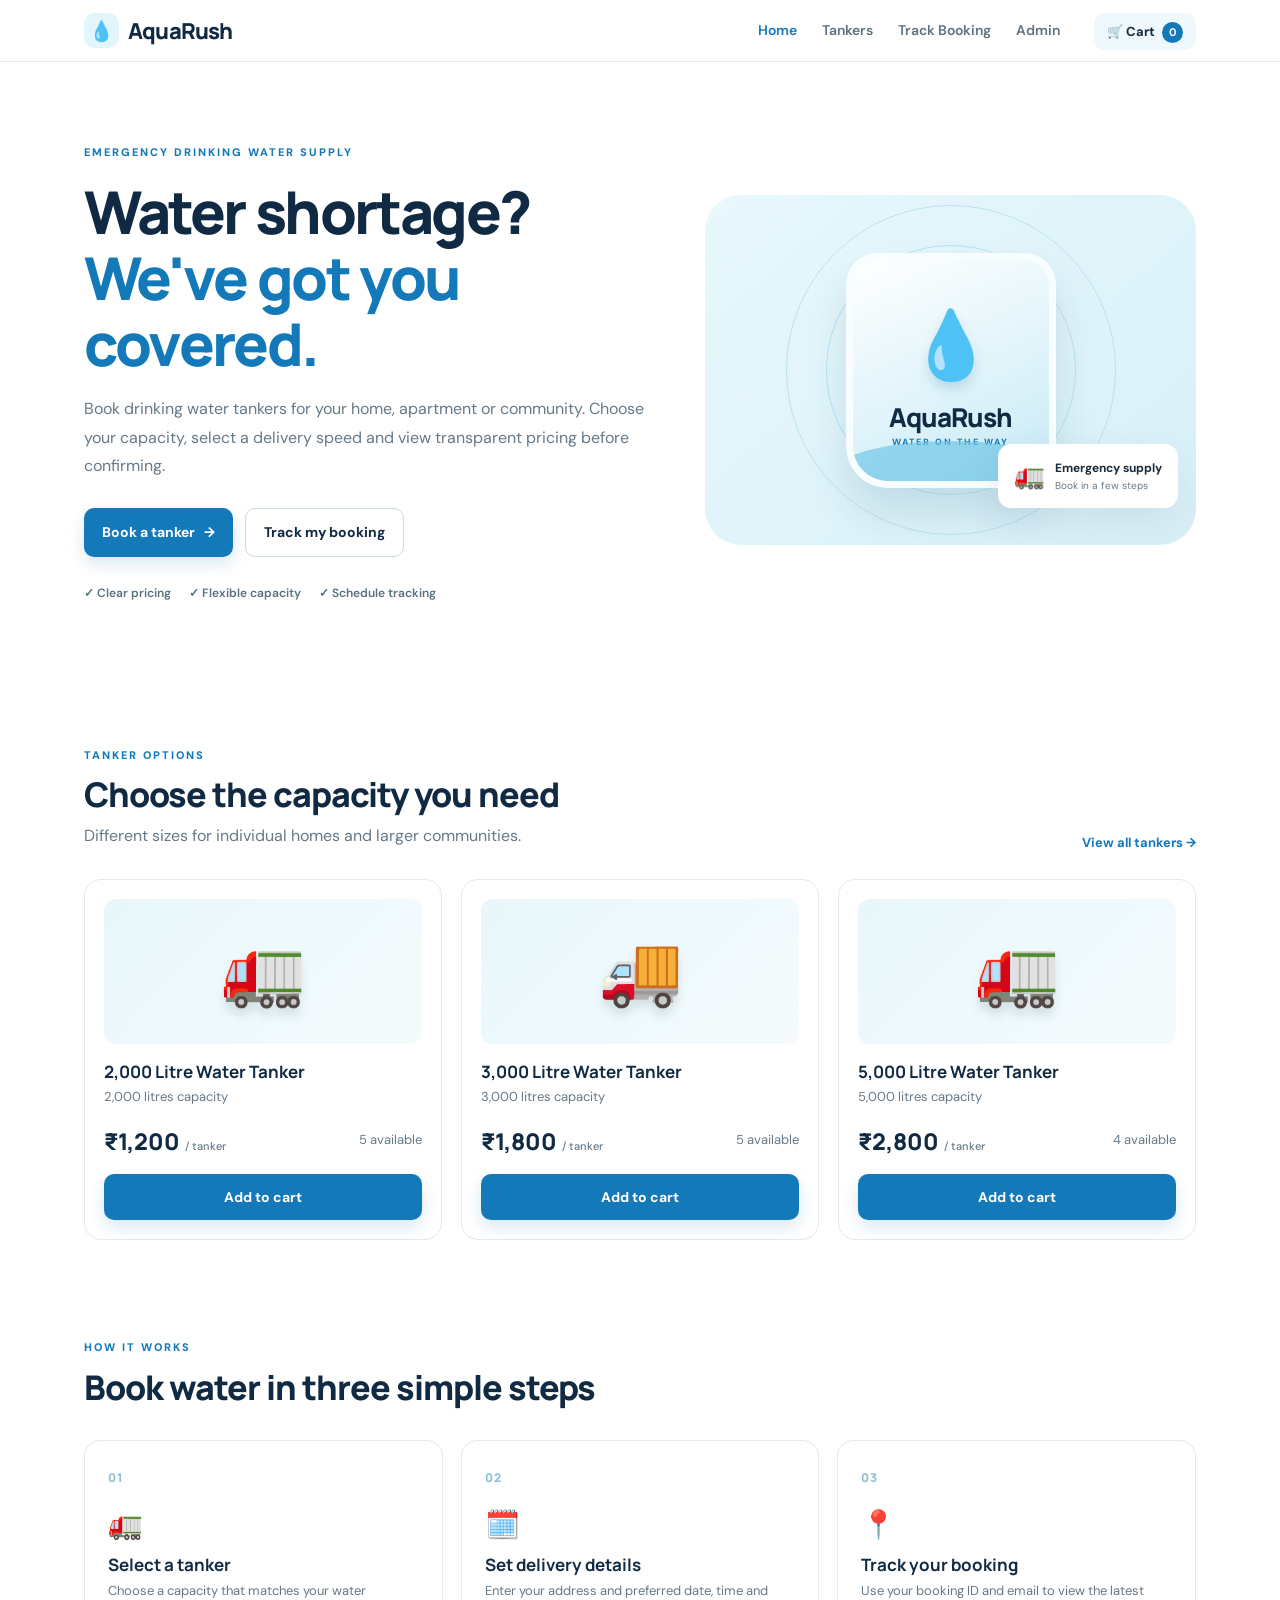
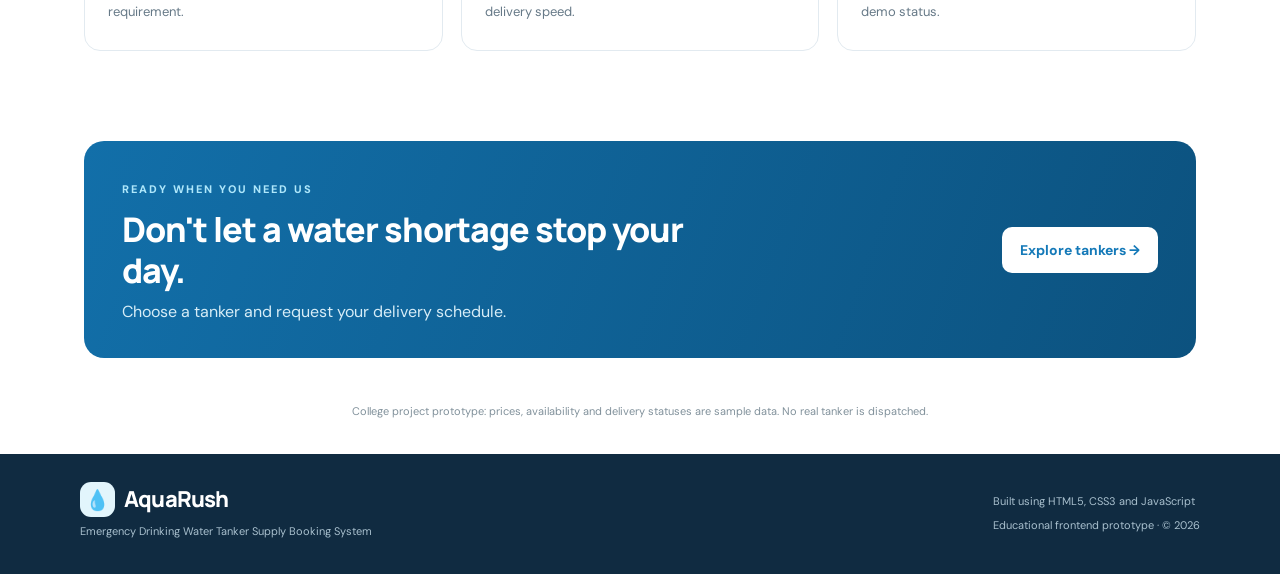
<file: index.html>
<!DOCTYPE html>
<html lang="en">
<head>
  <meta charset="UTF-8">
  <meta name="viewport" content="width=device-width, initial-scale=1.0">
  <meta name="description" content="AquaRush emergency drinking water tanker booking prototype.">
  <title>AquaRush | Emergency Water Tanker Booking</title>
  <link rel="stylesheet" href="style.css">
  <script src="script.js" defer></script>
</head>
<body data-page="home">
  <header id="site-header"></header>
  <main>
    <section class="hero">
      <div class="hero-content">
        <span class="eyebrow">EMERGENCY DRINKING WATER SUPPLY</span>
        <h1>Water shortage?<br><span>We've got you covered.</span></h1>
        <p>Book drinking water tankers for your home, apartment or community. Choose your capacity, select a delivery speed and view transparent pricing before confirming.</p>
        <div class="hero-actions">
          <a class="btn btn-primary" href="tankers.html">Book a tanker <span>→</span></a>
          <a class="btn btn-outline" href="orders.html">Track my booking</a>
        </div>
        <div class="hero-trust"><span>✓ Clear pricing</span><span>✓ Flexible capacity</span><span>✓ Schedule tracking</span></div>
      </div>
      <div class="hero-visual">
        <div class="hero-circle circle-one"></div><div class="hero-circle circle-two"></div>
        <div class="water-card"><div class="water-drop">💧</div><div class="water-card-title">AquaRush</div><div class="water-card-sub">WATER ON THE WAY</div><div class="water-wave"></div></div>
        <div class="floating-note"><span>🚛</span><div><b>Emergency supply</b><small>Book in a few steps</small></div></div>
      </div>
    </section>

    <section class="section">
      <div class="section-heading"><div><span class="eyebrow">TANKER OPTIONS</span><h2>Choose the capacity you need</h2><p>Different sizes for individual homes and larger communities.</p></div><a class="text-link" href="tankers.html">View all tankers →</a></div>
      <div class="product-grid" id="home-products"></div>
    </section>

    <section class="section how-section">
      <div class="section-heading"><div><span class="eyebrow">HOW IT WORKS</span><h2>Book water in three simple steps</h2></div></div>
      <div class="steps-grid">
        <article class="step-card"><span class="step-number">01</span><div class="step-icon">🚛</div><h3>Select a tanker</h3><p>Choose a capacity that matches your water requirement.</p></article>
        <article class="step-card"><span class="step-number">02</span><div class="step-icon">🗓️</div><h3>Set delivery details</h3><p>Enter your address and preferred date, time and delivery speed.</p></article>
        <article class="step-card"><span class="step-number">03</span><div class="step-icon">📍</div><h3>Track your booking</h3><p>Use your booking ID and email to view the latest demo status.</p></article>
      </div>
    </section>

    <section class="cta-section"><div><span class="eyebrow">READY WHEN YOU NEED US</span><h2>Don't let a water shortage stop your day.</h2><p>Choose a tanker and request your delivery schedule.</p></div><a class="btn btn-white" href="tankers.html">Explore tankers →</a></section>
    <p class="prototype-note">College project prototype: prices, availability and delivery statuses are sample data. No real tanker is dispatched.</p>
  </main>
  <footer id="site-footer"></footer>
</body>
</html>
</file>
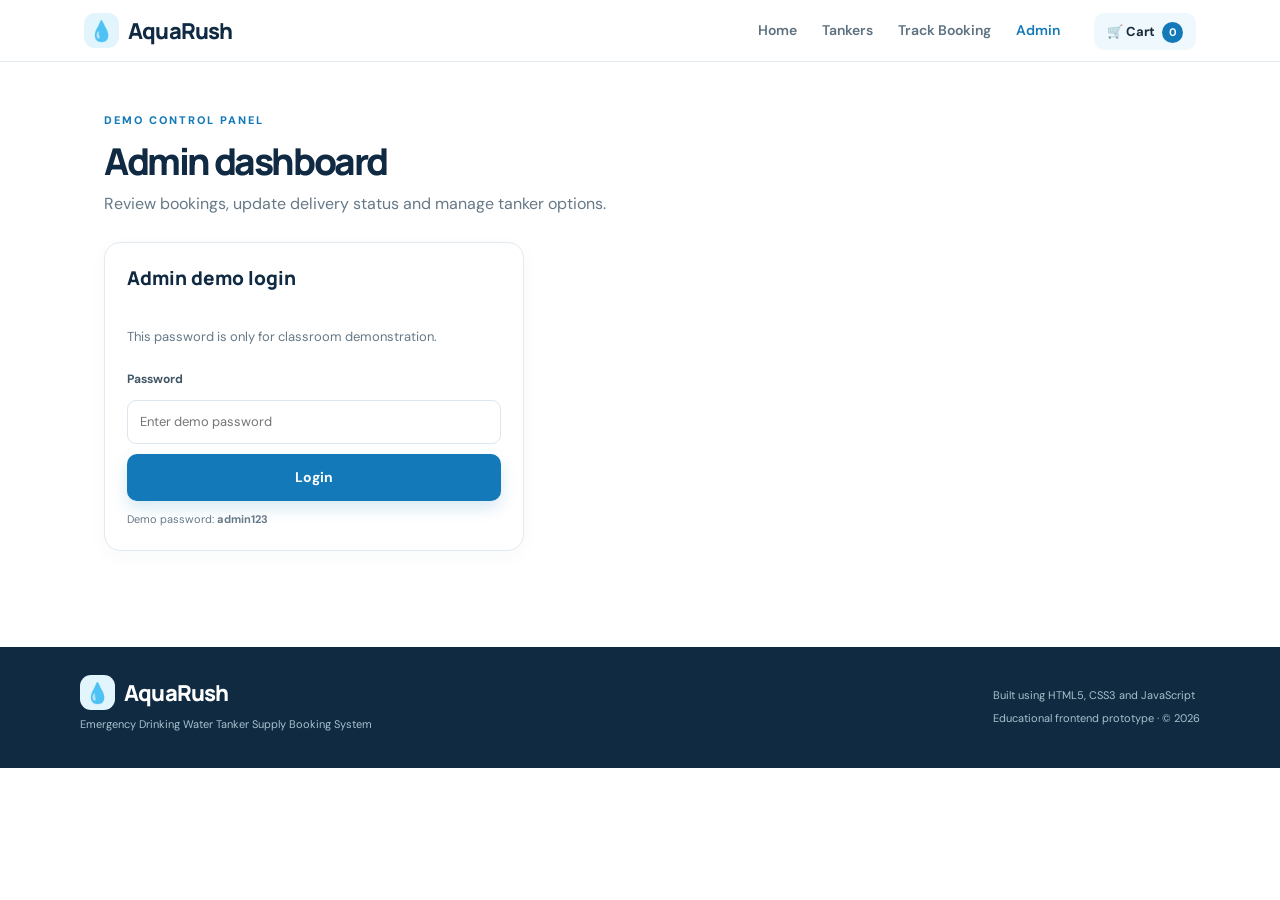
<file: admin.html>
<!DOCTYPE html>
<html lang="en">
<head><meta charset="UTF-8"><meta name="viewport" content="width=device-width, initial-scale=1.0"><title>Admin Dashboard | AquaRush</title><link rel="stylesheet" href="style.css"><script src="script.js" defer></script></head>
<body data-page="admin"><header id="site-header"></header>
<main class="page-wrap">
<section class="page-intro compact"><span class="eyebrow">DEMO CONTROL PANEL</span><h1>Admin dashboard</h1><p>Review bookings, update delivery status and manage tanker options.</p></section>
<div class="panel login-panel" id="admin-login"><h2>Admin demo login</h2><p class="muted">This password is only for classroom demonstration.</p><label for="admin-password">Password</label><input type="password" id="admin-password" placeholder="Enter demo password"><button class="btn btn-primary" id="admin-login-button">Login</button><small>Demo password: <b>admin123</b></small></div>
<div id="admin-dashboard" hidden>
  <div class="stats-grid" id="admin-stats"></div>
  <div class="tabs"><button class="tab-button active" data-tab="bookings">Bookings</button><button class="tab-button" data-tab="tankers">Tanker management</button><button class="tab-button" data-tab="customers">Customers</button></div>
  <section class="panel admin-panel" id="tab-bookings"><div class="panel-heading"><div><h2>All bookings</h2><p class="muted">Update progress as a booking moves through the demo workflow.</p></div><input class="search-input" type="search" id="admin-search" placeholder="Search booking or customer"></div><div class="table-wrap"><table><thead><tr><th>Booking ID</th><th>Customer</th><th>Tanker</th><th>Delivery</th><th>Total</th><th>Status</th><th>Update</th></tr></thead><tbody id="admin-bookings"></tbody></table></div></section>
  <section class="panel admin-panel" id="tab-tankers" hidden><h2>Manage tanker options</h2><p class="muted">Add or update capacity, price and available quantity.</p><form id="tanker-form" class="admin-form"><input type="hidden" id="edit-tanker-id"><label>Tanker name<input id="admin-tanker-name" required placeholder="e.g. 3,000 Litre Tanker"></label><label>Capacity (litres)<input id="admin-tanker-capacity" type="number" min="1" required></label><label>Price per tanker (₹)<input id="admin-tanker-price" type="number" min="1" required></label><label>Available quantity<input id="admin-tanker-stock" type="number" min="0" required value="5"></label><button class="btn btn-primary" type="submit">Save tanker</button><button class="btn btn-outline" type="button" id="clear-tanker-form">Clear</button></form><div id="admin-tanker-list" class="admin-list"></div></section>
  <section class="panel admin-panel" id="tab-customers" hidden><h2>Customer list</h2><div class="table-wrap"><table><thead><tr><th>Name</th><th>Email</th><th>Phone</th><th>Bookings</th></tr></thead><tbody id="admin-customers"></tbody></table></div></section>
</div>
</main><footer id="site-footer"></footer></body></html>
</file>
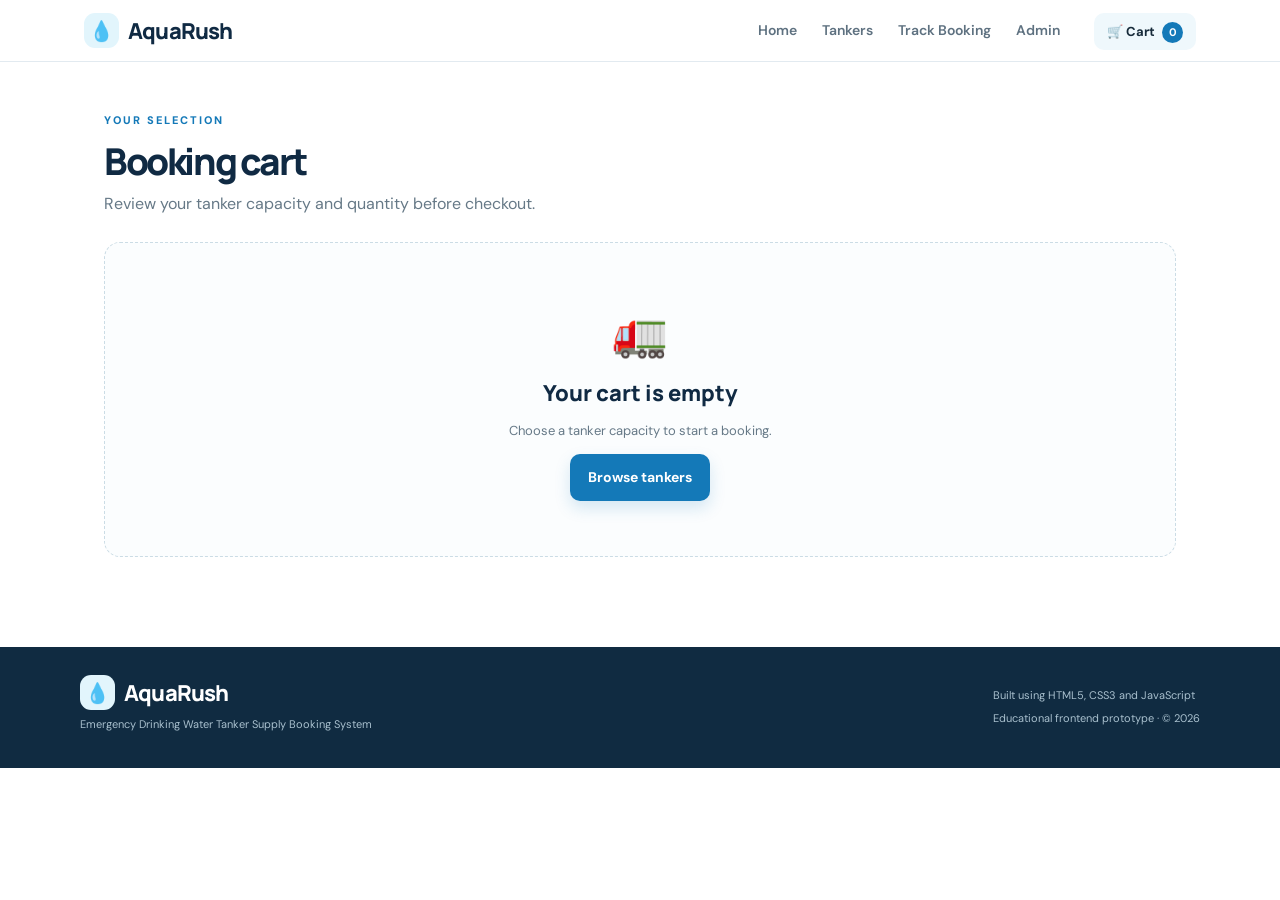
<file: cart.html>
<!DOCTYPE html>
<html lang="en">
<head><meta charset="UTF-8"><meta name="viewport" content="width=device-width, initial-scale=1.0"><title>Booking Cart | AquaRush</title><link rel="stylesheet" href="style.css"><script src="script.js" defer></script></head>
<body data-page="cart"><header id="site-header"></header>
<main class="page-wrap"><section class="page-intro compact"><span class="eyebrow">YOUR SELECTION</span><h1>Booking cart</h1><p>Review your tanker capacity and quantity before checkout.</p></section><div id="cart-area"></div></main>
<footer id="site-footer"></footer></body></html>
</file>
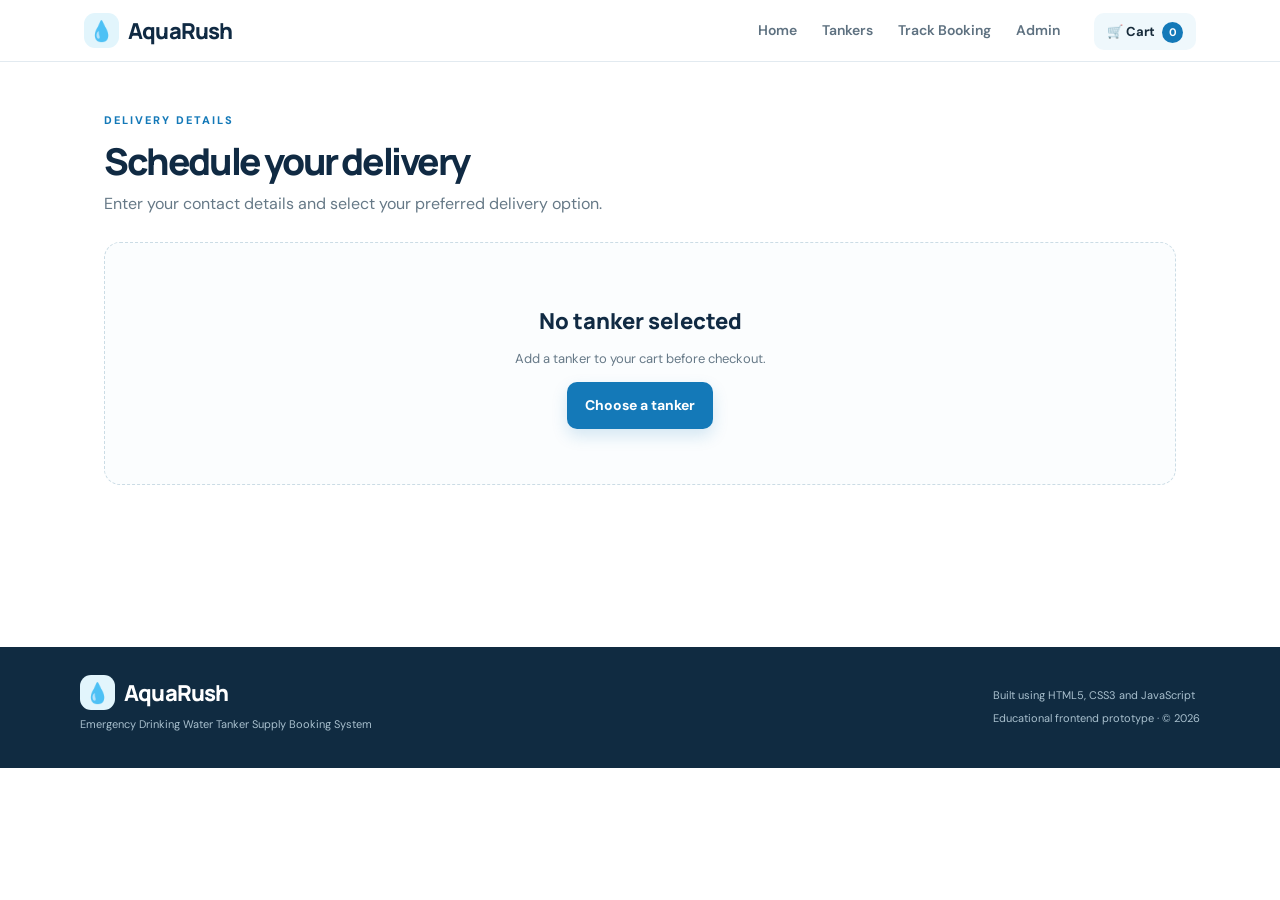
<file: checkout.html>
<!DOCTYPE html>
<html lang="en">
<head><meta charset="UTF-8"><meta name="viewport" content="width=device-width, initial-scale=1.0"><title>Checkout | AquaRush</title><link rel="stylesheet" href="style.css"><script src="script.js" defer></script></head>
<body data-page="checkout"><header id="site-header"></header>
<main class="page-wrap"><section class="page-intro compact"><span class="eyebrow">DELIVERY DETAILS</span><h1>Schedule your delivery</h1><p>Enter your contact details and select your preferred delivery option.</p></section><div id="checkout-area"></div></main>
<footer id="site-footer"></footer></body></html>
</file>
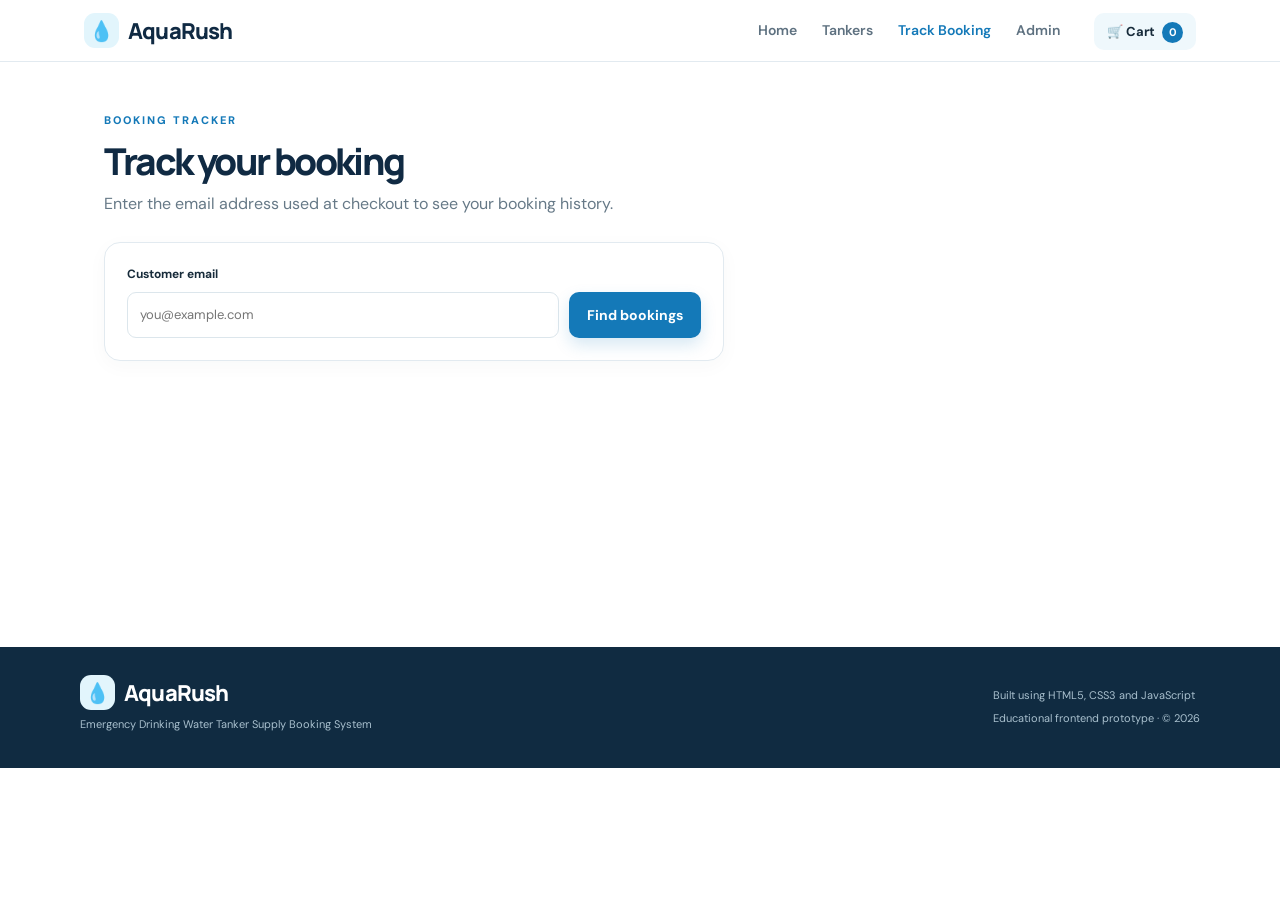
<file: orders.html>
<!DOCTYPE html>
<html lang="en">
<head><meta charset="UTF-8"><meta name="viewport" content="width=device-width, initial-scale=1.0"><title>Track Booking | AquaRush</title><link rel="stylesheet" href="style.css"><script src="script.js" defer></script></head>
<body data-page="orders"><header id="site-header"></header>
<main class="page-wrap"><section class="page-intro compact"><span class="eyebrow">BOOKING TRACKER</span><h1>Track your booking</h1><p>Enter the email address used at checkout to see your booking history.</p></section><div class="track-search panel"><label for="track-email">Customer email</label><div class="track-row"><input type="email" id="track-email" placeholder="you@example.com"><button class="btn btn-primary" id="track-button">Find bookings</button></div></div><div id="orders-area"></div></main>
<footer id="site-footer"></footer></body></html>
</file>
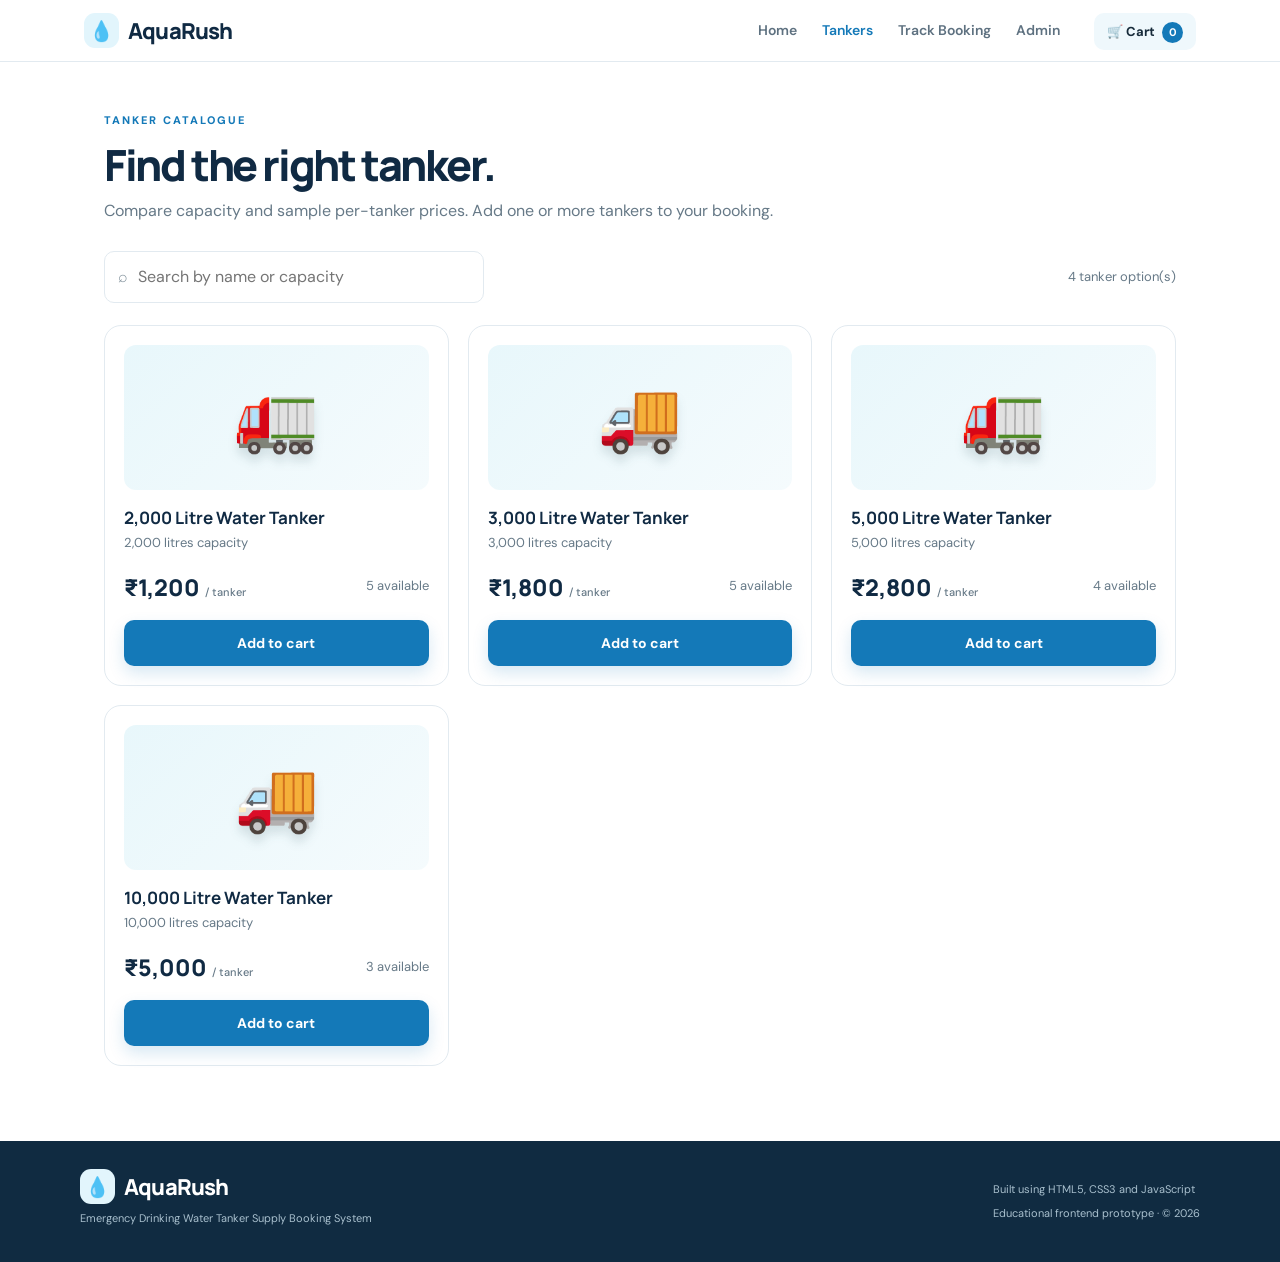
<file: tankers.html>
<!DOCTYPE html>
<html lang="en">
<head><meta charset="UTF-8"><meta name="viewport" content="width=device-width, initial-scale=1.0"><title>Choose a Tanker | AquaRush</title><link rel="stylesheet" href="style.css"><script src="script.js" defer></script></head>
<body data-page="tankers">
<header id="site-header"></header>
<main class="page-wrap">
  <section class="page-intro"><span class="eyebrow">TANKER CATALOGUE</span><h1>Find the right tanker.</h1><p>Compare capacity and sample per-tanker prices. Add one or more tankers to your booking.</p></section>
  <div class="toolbar"><div class="search-box"><span>⌕</span><input type="search" id="tanker-search" placeholder="Search by name or capacity"></div><span class="muted" id="tanker-count"></span></div>
  <div class="product-grid" id="tanker-products"></div>
</main>
<footer id="site-footer"></footer>
</body></html>
</file>
<file: style.css>
@import url('https://fonts.googleapis.com/css2?family=DM+Sans:wght@400;500;600;700&family=Manrope:wght@400;500;600;700;800&display=swap');
:root{--navy:#102a43;--blue:#1479b8;--blue2:#0e639b;--cyan:#dff4fb;--ink:#172b3a;--muted:#667987;--line:#e2eaf0;--bg:#f7fafc;--white:#fff;--green:#16845b;--shadow:0 14px 38px rgba(17,52,76,.08)}
*{box-sizing:border-box}html{scroll-behavior:smooth}body{margin:0;background:var(--white);color:var(--ink);font-family:'DM Sans',Arial,sans-serif;line-height:1.6}a{color:inherit;text-decoration:none}button,input,select,textarea{font:inherit}button{cursor:pointer}.site-header{position:sticky;top:0;z-index:20;background:rgba(255,255,255,.95);backdrop-filter:blur(12px);border-bottom:1px solid var(--line)}.nav-inner{max-width:1160px;margin:auto;padding:13px 24px;display:flex;align-items:center;gap:30px}.brand{display:flex;align-items:center;gap:9px;font:800 22px Manrope,sans-serif;color:var(--navy);letter-spacing:-.8px}.brand-mark{display:grid;place-items:center;width:35px;height:35px;border-radius:11px;background:#e2f5fc;font-size:20px}.nav-links{display:flex;align-items:center;gap:25px;margin-left:auto}.nav-links a{font-size:14px;color:#5e7180;font-weight:600}.nav-links a:hover,.nav-links a.active{color:var(--blue)}.nav-actions{margin-left:4px}.cart-link{font-size:13px;font-weight:700;background:#eff8fc;padding:10px 13px;border-radius:10px;white-space:nowrap}.cart-count{display:inline-grid;place-items:center;background:var(--blue);color:#fff;width:21px;height:21px;border-radius:50%;font-size:11px;margin-left:4px}.menu-toggle{display:none;background:none;border:0;font-size:23px;color:var(--navy)}
.hero{max-width:1160px;margin:0 auto;padding:76px 24px 80px;display:grid;grid-template-columns:1.08fr .92fr;align-items:center;gap:45px;min-height:520px}.eyebrow{font-size:11px;letter-spacing:2px;color:var(--blue);font-weight:800}.hero h1,.page-intro h1{font:800 clamp(38px,5vw,59px)/1.12 Manrope,sans-serif;letter-spacing:-2.4px;color:var(--navy);margin:15px 0 18px}.hero h1 span{color:var(--blue)}.hero-content>p{font-size:16px;color:var(--muted);max-width:560px;line-height:1.8}.hero-actions{display:flex;gap:12px;flex-wrap:wrap;margin:27px 0}.btn{display:inline-flex;align-items:center;justify-content:center;gap:9px;border:0;border-radius:10px;padding:12px 18px;font-weight:700;font-size:14px;transition:.2s}.btn:hover{transform:translateY(-1px)}.btn-primary{background:var(--blue);color:white;box-shadow:0 7px 16px #1479b82b}.btn-primary:hover{background:var(--blue2)}.btn-outline{border:1px solid #cbd9e2;color:var(--navy);background:white}.btn-light{background:#eef6fa;color:var(--navy)}.btn-white{background:white;color:var(--blue)}.btn-small{padding:7px 10px;font-size:12px}.hero-trust{display:flex;gap:18px;flex-wrap:wrap;color:#58717f;font-size:12px;font-weight:600}.hero-visual{height:350px;position:relative;display:grid;place-items:center;background:linear-gradient(140deg,#e8f8fc,#d8eff8);border-radius:36px;overflow:hidden}.hero-circle{position:absolute;border:1px solid #b9e2f0;border-radius:50%}.circle-one{width:330px;height:330px}.circle-two{width:250px;height:250px}.water-card{position:relative;width:210px;height:235px;border-radius:32px 32px 42px 42px;background:linear-gradient(155deg,#fff,#c7eaf6);box-shadow:0 25px 40px #246b8b28;display:flex;flex-direction:column;align-items:center;justify-content:center;overflow:hidden;border:7px solid #f8fdff}.water-drop{font-size:67px;filter:drop-shadow(0 7px 6px #1977a333)}.water-card-title{font:800 26px Manrope;color:var(--navy);letter-spacing:-1px}.water-card-sub{font-size:9px;letter-spacing:2px;color:var(--blue);font-weight:800}.water-wave{position:absolute;bottom:-25px;left:-10%;width:120%;height:65px;background:#6bc5e5;border-radius:50% 50% 0 0;opacity:.65}.floating-note{position:absolute;bottom:37px;right:18px;background:white;border-radius:13px;padding:12px 16px;box-shadow:var(--shadow);display:flex;align-items:center;gap:10px}.floating-note>span{font-size:25px}.floating-note b,.floating-note small{display:block}.floating-note b{font-size:12px}.floating-note small{font-size:10px;color:var(--muted)}
.section{max-width:1160px;margin:auto;padding:58px 24px}.section-heading{display:flex;align-items:end;justify-content:space-between;gap:20px;margin-bottom:25px}.section-heading h2,.cta-section h2{font:800 clamp(25px,3vw,34px)/1.2 Manrope,sans-serif;letter-spacing:-1px;color:var(--navy);margin:8px 0}.section-heading p{color:var(--muted);margin:5px 0}.text-link{font-size:13px;color:var(--blue);font-weight:700;white-space:nowrap}.product-grid{display:grid;grid-template-columns:repeat(3,1fr);gap:19px}.product-card{border:1px solid var(--line);border-radius:17px;padding:19px;background:white;transition:.2s}.product-card:hover{transform:translateY(-4px);box-shadow:var(--shadow)}.product-visual{height:145px;background:linear-gradient(135deg,#e8f7fb,#f5fbfd);border-radius:12px;display:grid;place-items:center;margin-bottom:16px}.truck-emoji{font-size:68px;filter:drop-shadow(0 8px 5px #173c4a20)}.product-card h3{font:700 17px Manrope;color:var(--navy);margin:0 0 4px}.muted{color:var(--muted);font-size:13px}.product-meta{display:flex;justify-content:space-between;align-items:center;margin:17px 0}.price{font:800 23px Manrope;color:var(--navy)}.price small{font:500 11px 'DM Sans';color:var(--muted)}.product-card .btn{width:100%}.how-section{padding-top:35px;padding-bottom:75px}.steps-grid{display:grid;grid-template-columns:repeat(3,1fr);gap:18px}.step-card{position:relative;border:1px solid var(--line);border-radius:16px;padding:23px}.step-number{font:800 12px Manrope;color:#8ebfd5;letter-spacing:1px}.step-icon{font-size:28px;margin:13px 0 5px}.step-card h3{font:700 17px Manrope;color:var(--navy);margin:4px 0}.step-card p{font-size:13px;color:var(--muted);margin:5px 0}.cta-section{max-width:1112px;margin:15px auto 45px;padding:34px 38px;background:linear-gradient(110deg,#126fa9,#0c527f);border-radius:20px;color:white;display:flex;align-items:center;justify-content:space-between;gap:20px}.cta-section .eyebrow{color:#aee7fb}.cta-section h2{color:white;max-width:600px}.cta-section p{color:#d7edf7;margin:4px 0 0}.prototype-note{text-align:center;font-size:11px;color:#81919b;padding:0 20px 22px}
.page-wrap{max-width:1120px;margin:auto;padding:44px 24px 75px;min-height:65vh}.page-intro{margin-bottom:28px}.page-intro h1{font-size:43px;margin:9px 0}.page-intro p{color:var(--muted);margin:0}.page-intro.compact{margin-bottom:25px}.page-intro.compact h1{font-size:37px}.toolbar{display:flex;justify-content:space-between;align-items:center;margin:22px 0}.search-box{display:flex;align-items:center;gap:10px;border:1px solid var(--line);border-radius:10px;padding:0 13px;width:min(380px,100%);color:#81919b}.search-box input{border:0;outline:0;padding:12px 0;width:100%}
.panel{background:white;border:1px solid var(--line);border-radius:16px;padding:22px;box-shadow:0 5px 20px #16394c08}.cart-layout,.checkout-layout{display:grid;grid-template-columns:1.5fr .8fr;gap:20px;align-items:start}.cart-item{display:grid;grid-template-columns:65px 1fr auto;gap:15px;padding:17px 0;border-bottom:1px solid var(--line)}.cart-item:first-child{padding-top:0}.cart-item:last-child{border:0;padding-bottom:0}.mini-visual{width:62px;height:62px;border-radius:12px;background:#eaf7fb;display:grid;place-items:center;font-size:28px}.cart-item h3{margin:0;color:var(--navy);font:700 15px Manrope}.qty-control{display:flex;align-items:center;gap:12px;margin:9px 0 4px}.qty-control button{border:1px solid var(--line);background:#f6fafc;width:26px;height:26px;border-radius:7px}.remove-btn{border:0;background:none;color:#c24e4e;font-size:11px;padding:0}.summary-panel h2,.panel h2{font:800 19px Manrope;color:var(--navy);margin:0 0 13px}.summary-line{display:flex;justify-content:space-between;gap:12px;padding:10px 0;border-bottom:1px solid var(--line);font-size:13px}.summary-total{border:0;margin-top:5px;align-items:center}.summary-total strong{font:800 24px Manrope;color:var(--navy)}.summary-panel .btn{width:100%;margin-top:10px}.small-note{font-size:11px;color:#81919b;line-height:1.6}.empty-state{text-align:center;padding:55px 20px;border:1px dashed #cbdce5;border-radius:16px;background:#fbfdfe}.empty-state h2{font:800 22px Manrope;color:var(--navy);margin:8px}.empty-state p{color:var(--muted);font-size:13px}.empty-icon{font-size:45px}
.form-grid{display:grid;grid-template-columns:1fr 1fr;gap:15px;margin:17px 0}.form-grid label,.admin-form label,.login-panel label{display:flex;flex-direction:column;gap:6px;font-size:12px;font-weight:700;color:#405565}.form-grid input,.form-grid select,.form-grid textarea,.admin-form input,.login-panel input,.search-input,.track-row input{width:100%;padding:11px 12px;border:1px solid #dce6ec;border-radius:9px;outline:0;background:white;color:var(--ink);font-size:13px}.form-grid input:focus,.form-grid select:focus,.form-grid textarea:focus,.admin-form input:focus,.track-row input:focus{border-color:#63acd0;box-shadow:0 0 0 3px #dff3fa}.form-grid .full{grid-column:1/-1}.form-grid textarea{resize:vertical}.checkout-layout .panel>.btn{width:100%}.delivery-choice{display:grid;grid-template-columns:repeat(3,1fr);gap:10px;margin:16px 0}.delivery-option{border:1px solid var(--line);border-radius:11px;padding:13px;cursor:pointer;display:block}.delivery-option:has(input:checked){border-color:var(--blue);background:#f0f9fd;box-shadow:0 0 0 2px #d8f0fa}.delivery-option input{accent-color:var(--blue)}.delivery-option b,.delivery-option span{display:block}.delivery-option b{font-size:13px;color:var(--navy)}.delivery-option span{font-size:11px;color:var(--muted)}.delivery-option strong{display:block;color:var(--blue);font-size:13px;margin-top:6px}.delivery-summary{background:#f3f9fc;border-radius:10px;padding:12px;margin:10px 0;font-size:13px}.success-box{text-align:center;padding:45px 20px;border:1px solid #cde9dd;background:#f5fcf8;border-radius:17px}.success-box h2{color:#176d4e}.success-box p{color:#4c665b;font-size:13px}.success-box .btn{margin-top:12px}
.track-search{max-width:620px;margin-bottom:22px}.track-search label{font-size:12px;font-weight:700;display:block;margin-bottom:8px}.track-row{display:flex;gap:10px}.track-row input{flex:1}.order-card{border:1px solid var(--line);border-radius:15px;padding:19px;margin:14px 0}.order-top{display:flex;justify-content:space-between;align-items:center;gap:15px;padding-bottom:13px;border-bottom:1px solid var(--line)}.order-id{font:800 14px Manrope;color:var(--navy)}.status{display:inline-block;border-radius:30px;padding:5px 10px;font-size:10px;font-weight:800;background:#fff4dd;color:#956100}.status.confirmed,.status.scheduled{background:#e8f3ff;color:#2165a2}.status.out-for-delivery{background:#e9f7fb;color:#08718b}.status.delivered{background:#e8f7ef;color:#16734d}.status.cancelled{background:#fceeee;color:#a33c3c}.order-details{display:grid;grid-template-columns:1.2fr 1fr auto;gap:15px;padding:15px 0;font-size:12px;color:#526775}.order-actions{display:flex;gap:8px}
.login-panel{max-width:420px;display:grid;gap:10px}.login-panel small{color:var(--muted);font-size:11px}.stats-grid{display:grid;grid-template-columns:repeat(4,1fr);gap:13px;margin:20px 0}.stat-card{border:1px solid var(--line);border-radius:13px;padding:16px;background:white}.stat-card span{display:block;color:var(--muted);font-size:11px}.stat-card strong{display:block;font:800 25px Manrope;color:var(--navy);margin-top:6px}.tabs{display:flex;gap:8px;margin:20px 0}.tab-button{border:1px solid var(--line);background:white;color:#617482;padding:9px 14px;border-radius:9px;font-size:12px;font-weight:700}.tab-button.active{background:#eaf6fb;border-color:#b9deed;color:var(--blue)}.admin-panel{margin-bottom:20px}.panel-heading{display:flex;align-items:center;justify-content:space-between;gap:15px;margin-bottom:15px}.panel-heading h2{margin:0}.panel-heading p{margin:3px 0}.search-input{max-width:230px}.table-wrap{overflow-x:auto}table{border-collapse:collapse;width:100%;min-width:760px;text-align:left}th,td{padding:12px 10px;border-bottom:1px solid var(--line);font-size:11px;vertical-align:middle}th{color:#657986;background:#f7fafc;font-weight:800}td select{padding:7px;border:1px solid var(--line);border-radius:7px;font-size:11px}.admin-form{display:grid;grid-template-columns:repeat(4,1fr);gap:12px;align-items:end;margin:18px 0}.admin-form .btn{min-height:40px}.admin-list{margin-top:15px}.admin-list-row{display:flex;justify-content:space-between;align-items:center;gap:15px;padding:13px 0;border-top:1px solid var(--line)}.admin-list-row strong,.admin-list-row small{display:block}.admin-list-row small{color:var(--muted)}.row-actions{display:flex;gap:6px}
.site-footer{background:#102b41;color:#d5e5ed;padding:28px 24px}.footer-inner{max-width:1120px;margin:auto;display:flex;justify-content:space-between;gap:25px;align-items:center}.site-footer .brand{color:white}.site-footer p{font-size:11px;color:#a9c0ce;margin:6px 0}.toast{position:fixed;z-index:50;right:22px;bottom:22px;background:#102b41;color:white;padding:12px 18px;border-radius:10px;box-shadow:var(--shadow);font-size:13px;max-width:calc(100% - 44px)}
@media(max-width:800px){.nav-inner{gap:12px}.menu-toggle{display:block;margin-left:auto}.nav-links{display:none;position:absolute;top:62px;left:0;right:0;background:white;border-bottom:1px solid var(--line);padding:18px 24px;flex-direction:column;align-items:flex-start;gap:16px}.nav-links.open{display:flex}.nav-actions{margin-left:0}.hero{grid-template-columns:1fr;padding-top:48px;gap:25px}.hero-visual{height:300px}.product-grid{grid-template-columns:repeat(2,1fr)}.cart-layout,.checkout-layout{grid-template-columns:1fr}.stats-grid{grid-template-columns:repeat(2,1fr)}.admin-form{grid-template-columns:repeat(2,1fr)}.cta-section{margin-left:20px;margin-right:20px}}
@media(max-width:560px){.nav-inner{padding:11px 15px}.brand{font-size:19px}.cart-link{font-size:0;padding:9px}.cart-link:first-letter{font-size:15px}.cart-count{font-size:11px}.hero{padding:40px 19px 55px}.hero h1{font-size:39px;letter-spacing:-1.8px}.hero-visual{height:260px}.section{padding:42px 19px}.section-heading{align-items:flex-start;flex-direction:column}.product-grid,.steps-grid{grid-template-columns:1fr}.product-visual{height:125px}.cta-section{margin:5px 15px 30px;padding:25px;align-items:flex-start;flex-direction:column}.page-wrap{padding:33px 17px 55px}.page-intro h1{font-size:34px}.form-grid{grid-template-columns:1fr}.form-grid .full{grid-column:auto}.delivery-choice{grid-template-columns:1fr}.track-row{flex-direction:column}.order-details{grid-template-columns:1fr}.order-top{align-items:flex-start;flex-direction:column}.stats-grid{gap:8px}.stat-card{padding:12px}.stat-card strong{font-size:21px}.admin-form{grid-template-columns:1fr}.panel{padding:17px}.footer-inner{align-items:flex-start;flex-direction:column}}
</file>
